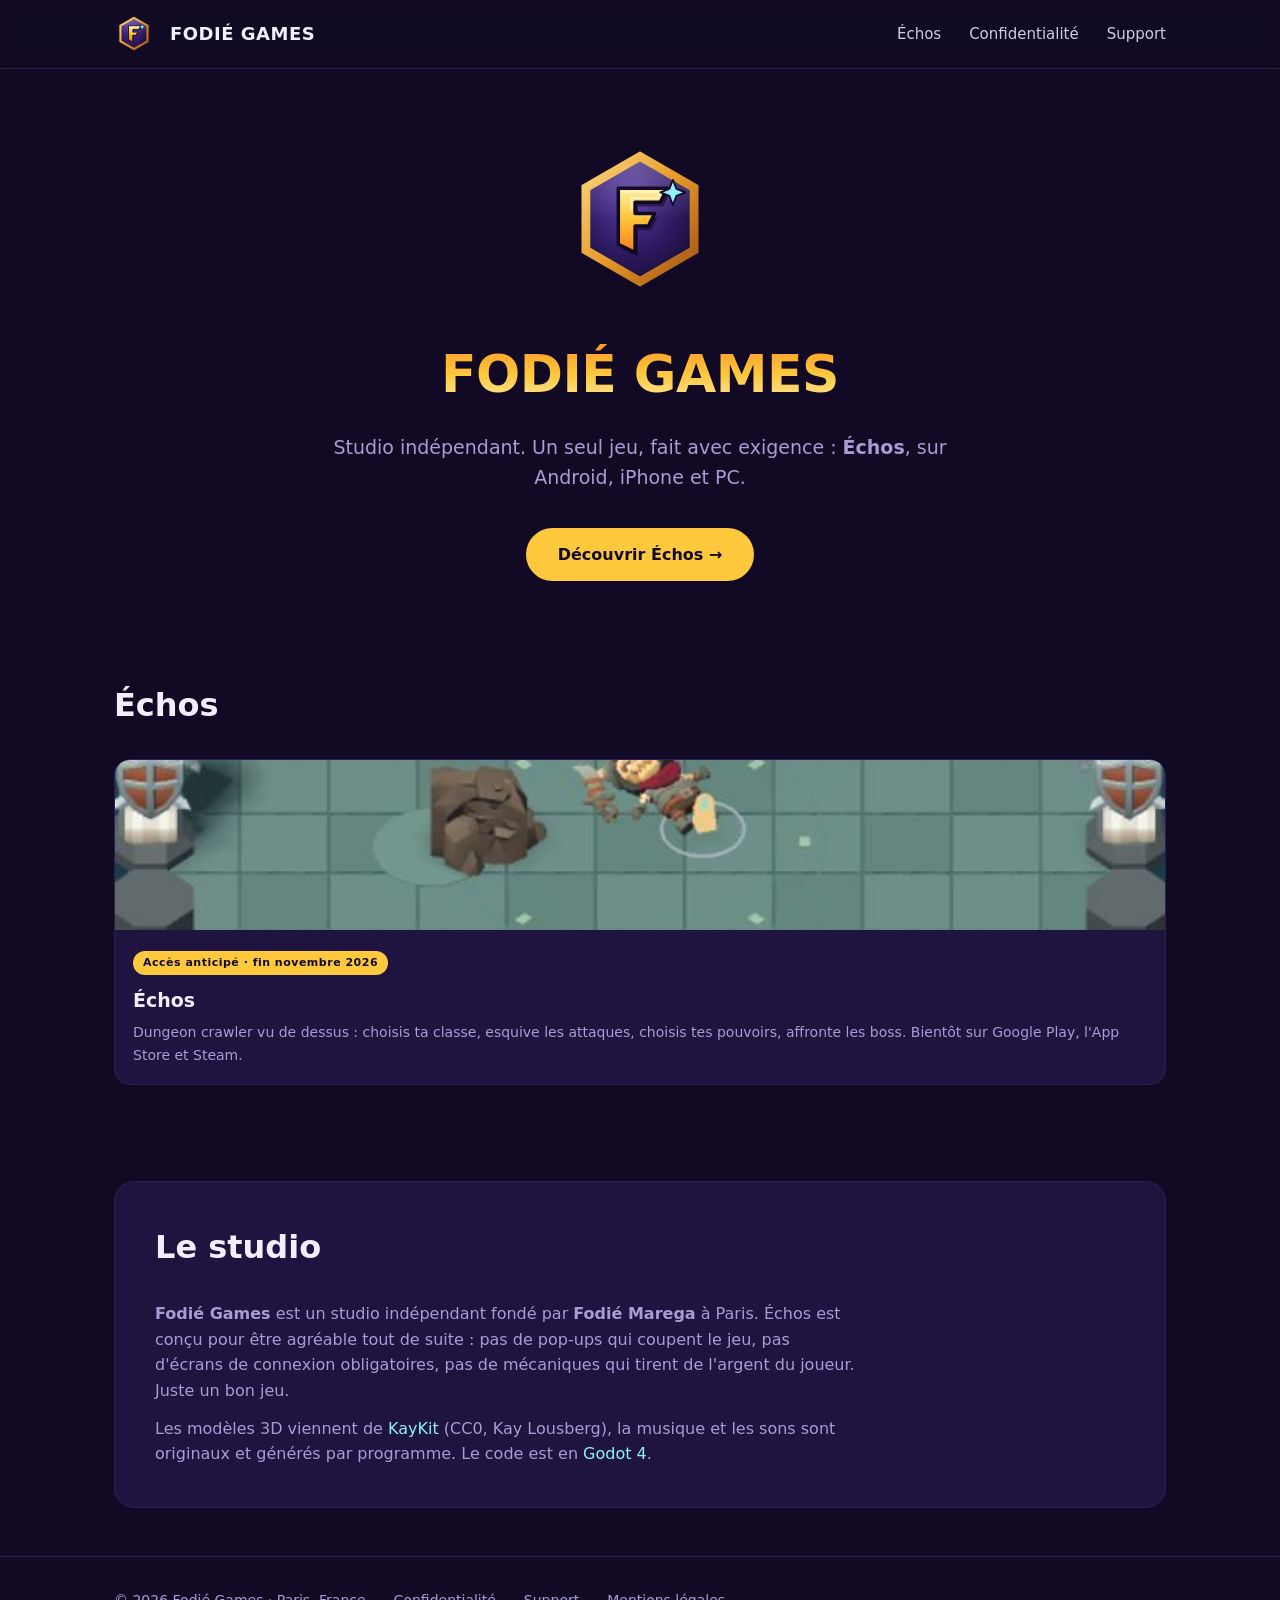
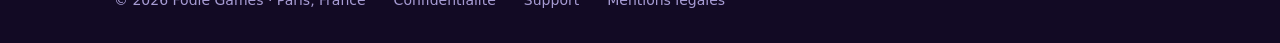
<file: index.html>
<!doctype html>
<html lang="fr">
<head>
<meta charset="utf-8">
<meta name="viewport" content="width=device-width,initial-scale=1">
<meta name="theme-color" content="#120a24">
<meta name="description" content="Fodié Games — studio indépendant. Jeux gratuits à jouer dans le navigateur, sur PC et bientôt sur mobile.">
<meta property="og:title" content="Fodié Games">
<meta property="og:description" content="Studio indépendant. Jeux gratuits sur navigateur, PC et mobile.">
<meta property="og:image" content="fodie-logo.svg">
<link rel="icon" href="fodie-emblem.svg">
<title>Fodié Games</title>
<link rel="stylesheet" href="style.css">
</head>
<body>
<header><div class="wrap">
  <img src="fodie-emblem.svg" alt="">
  <b>FODIÉ GAMES</b>
  <nav>
    <a href="#jeux">Échos</a>
    <a href="confidentialite.html">Confidentialité</a>
    <a href="support.html">Support</a>
  </nav>
</div></header>

<section class="hero">
  <img src="fodie-emblem.svg" alt="Logo Fodié Games">
  <h1>FODIÉ GAMES</h1>
  <p>Studio indépendant. Un seul jeu, fait avec exigence : <strong>Échos</strong>, sur Android, iPhone et PC.</p>
  <a class="cta" href="#jeux">Découvrir Échos →</a>
</section>

<div class="wrap">

<section id="jeux">
<h2>Échos</h2>
<div class="games">

  <article class="game">
    <img src="covers/echos.jpg" alt="">
    <div class="body">
      <span class="tag">Accès anticipé · fin novembre 2026</span>
      <h3>Échos</h3>
      <p>Dungeon crawler vu de dessus : choisis ta classe, esquive les attaques, choisis tes pouvoirs, affronte les boss. Bientôt sur Google Play, l'App Store et Steam.</p>
    </div>
  </article>




</div>
</section>

<section class="studio">
  <h2>Le studio</h2>
  <p><strong>Fodié Games</strong> est un studio indépendant fondé par <strong>Fodié Marega</strong> à Paris. Échos est conçu pour être agréable tout de suite : pas de pop-ups qui coupent le jeu, pas d'écrans de connexion obligatoires, pas de mécaniques qui tirent de l'argent du joueur. Juste un bon jeu.</p>
  <p>Les modèles 3D viennent de <a href="https://kaylousberg.com">KayKit</a> (CC0, Kay Lousberg), la musique et les sons sont originaux et générés par programme. Le code est en <a href="https://godotengine.org">Godot 4</a>.</p>
</section>

</div>

<footer><div class="wrap">
  <div>© 2026 Fodié Games · Paris, France</div>
  <a href="confidentialite.html">Confidentialité</a>
  <a href="support.html">Support</a>
  <a href="mentions.html">Mentions légales</a>
</div></footer>

</body>
</html>
</file>
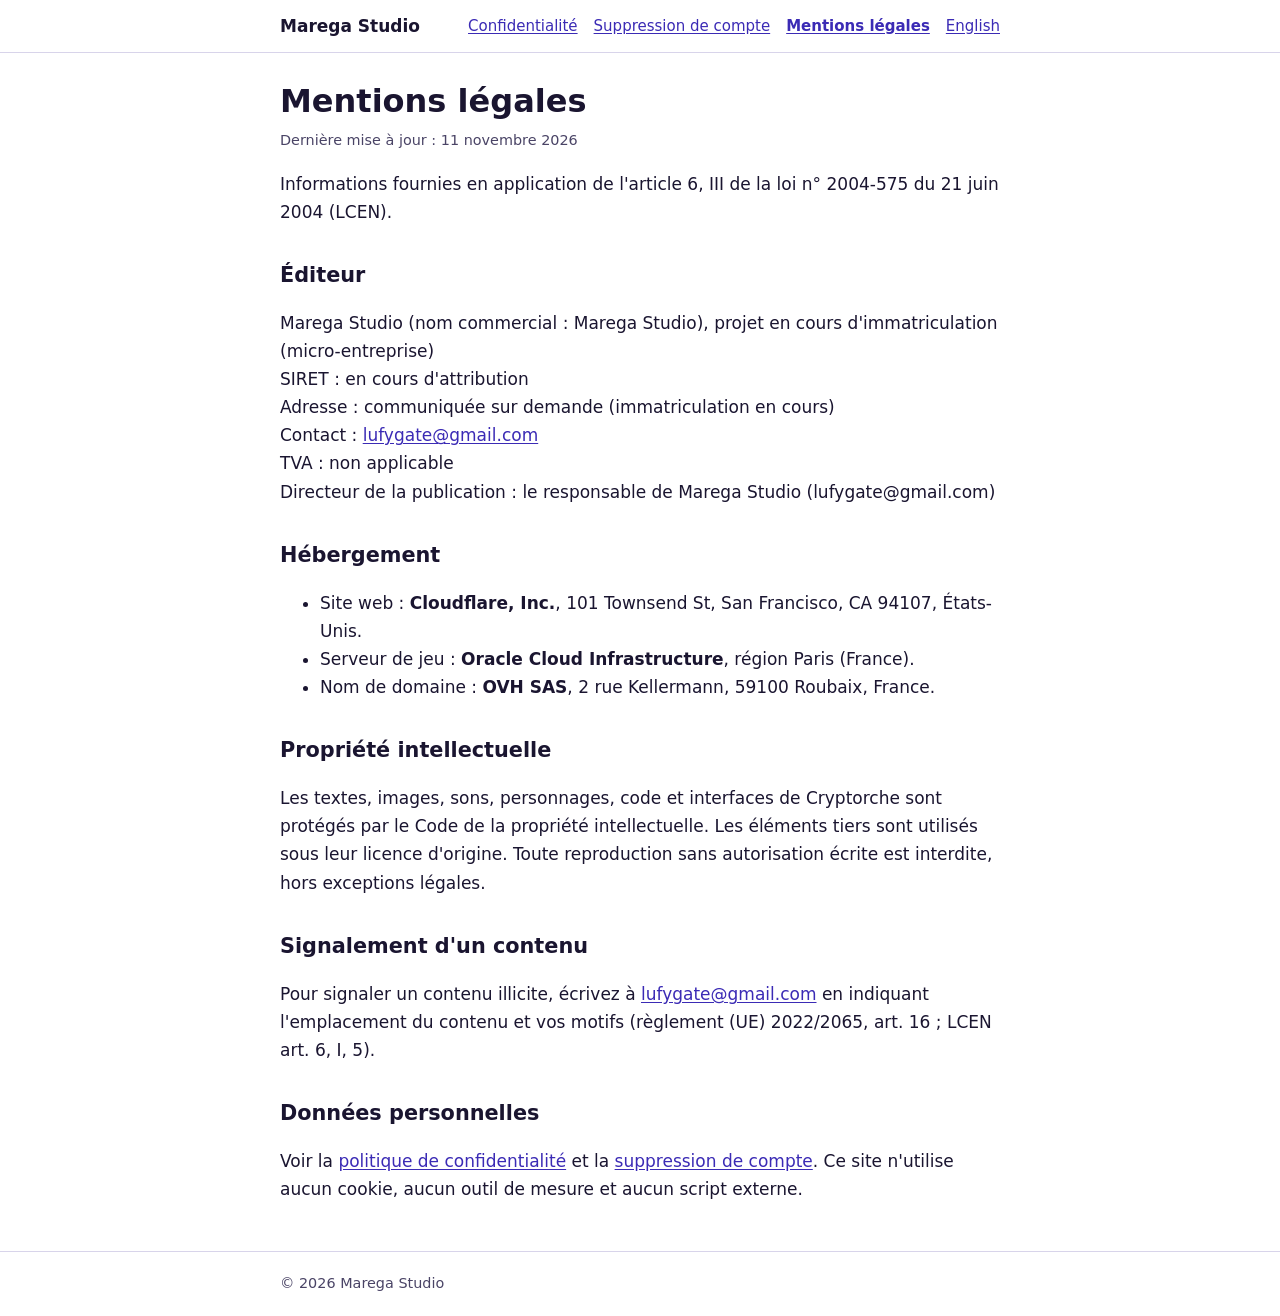
<file: mentions-legales/index.html>
<!doctype html>
<html lang="fr">
<head>
<meta charset="utf-8">
<meta name="viewport" content="width=device-width,initial-scale=1">
<meta name="color-scheme" content="light dark">
<meta name="robots" content="index,follow">
<title>Mentions légales - Marega Studio</title>
<link rel="alternate" hreflang="en" href="/en/legal-notice">
<link rel="stylesheet" href="/legal.css">
</head>
<body>
<a class="skip" href="#main">Aller au contenu</a>
<header><div class="w"><b>Marega Studio</b><nav aria-label="Navigation"><a href="/cryptorche/confidentialite">Confidentialité</a><a href="/cryptorche/suppression-compte">Suppression de compte</a><a href="/mentions-legales" aria-current="page">Mentions légales</a><a lang="en" href="/en/legal-notice">English</a></nav></div></header>
<main id="main" class="w">
<h1>Mentions légales</h1>
<p class="meta">Dernière mise à jour : 11 novembre 2026</p>

<p>Informations fournies en application de l'article 6, III de la loi n° 2004-575 du 21 juin 2004 (LCEN).</p>
<h2>Éditeur</h2>
<p>Marega Studio (nom commercial : Marega Studio), projet en cours d'immatriculation (micro-entreprise)<br>
SIRET : en cours d'attribution<br>
Adresse : communiquée sur demande (immatriculation en cours)<br>
Contact : <a href="mailto:lufygate@gmail.com">lufygate@gmail.com</a><br>
TVA : non applicable<br>
Directeur de la publication : le responsable de Marega Studio (lufygate@gmail.com)</p>
<h2>Hébergement</h2>
<ul>
<li>Site web : <strong>Cloudflare, Inc.</strong>, 101 Townsend St, San Francisco, CA 94107, États-Unis.</li>
<li>Serveur de jeu : <strong>Oracle Cloud Infrastructure</strong>, région Paris (France).</li>
<li>Nom de domaine : <strong>OVH SAS</strong>, 2 rue Kellermann, 59100 Roubaix, France.</li>
</ul>
<h2>Propriété intellectuelle</h2>
<p>Les textes, images, sons, personnages, code et interfaces de Cryptorche sont protégés par le Code de la propriété intellectuelle. Les éléments tiers sont utilisés sous leur licence d'origine. Toute reproduction sans autorisation écrite est interdite, hors exceptions légales.</p>
<h2>Signalement d'un contenu</h2>
<p>Pour signaler un contenu illicite, écrivez à <a href="mailto:lufygate@gmail.com">lufygate@gmail.com</a> en indiquant l'emplacement du contenu et vos motifs (règlement (UE) 2022/2065, art. 16 ; LCEN art. 6, I, 5).</p>
<h2>Données personnelles</h2>
<p>Voir la <a href="/cryptorche/confidentialite">politique de confidentialité</a> et la <a href="/cryptorche/suppression-compte">suppression de compte</a>. Ce site n'utilise aucun cookie, aucun outil de mesure et aucun script externe.</p>

</main>
<footer><div class="w">&copy; 2026 Marega Studio</div></footer>
</body>
</html>
</file>
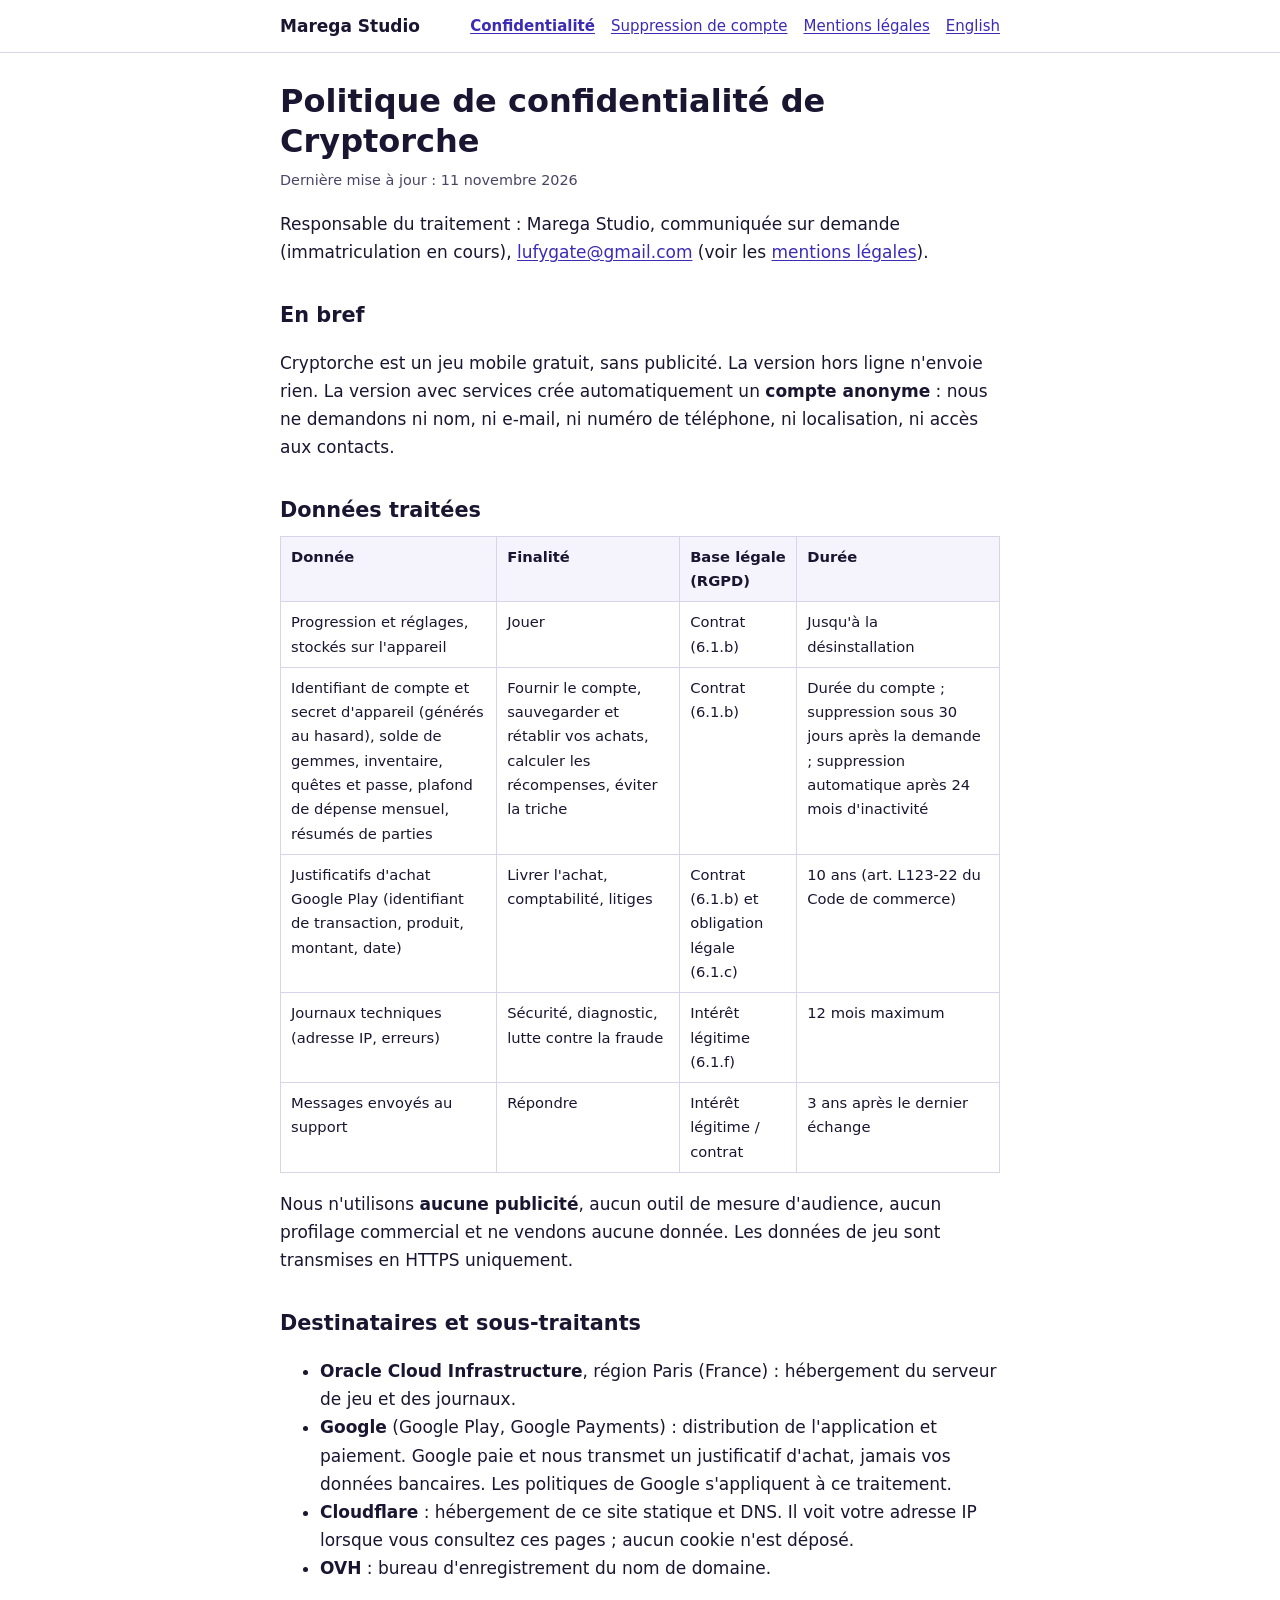
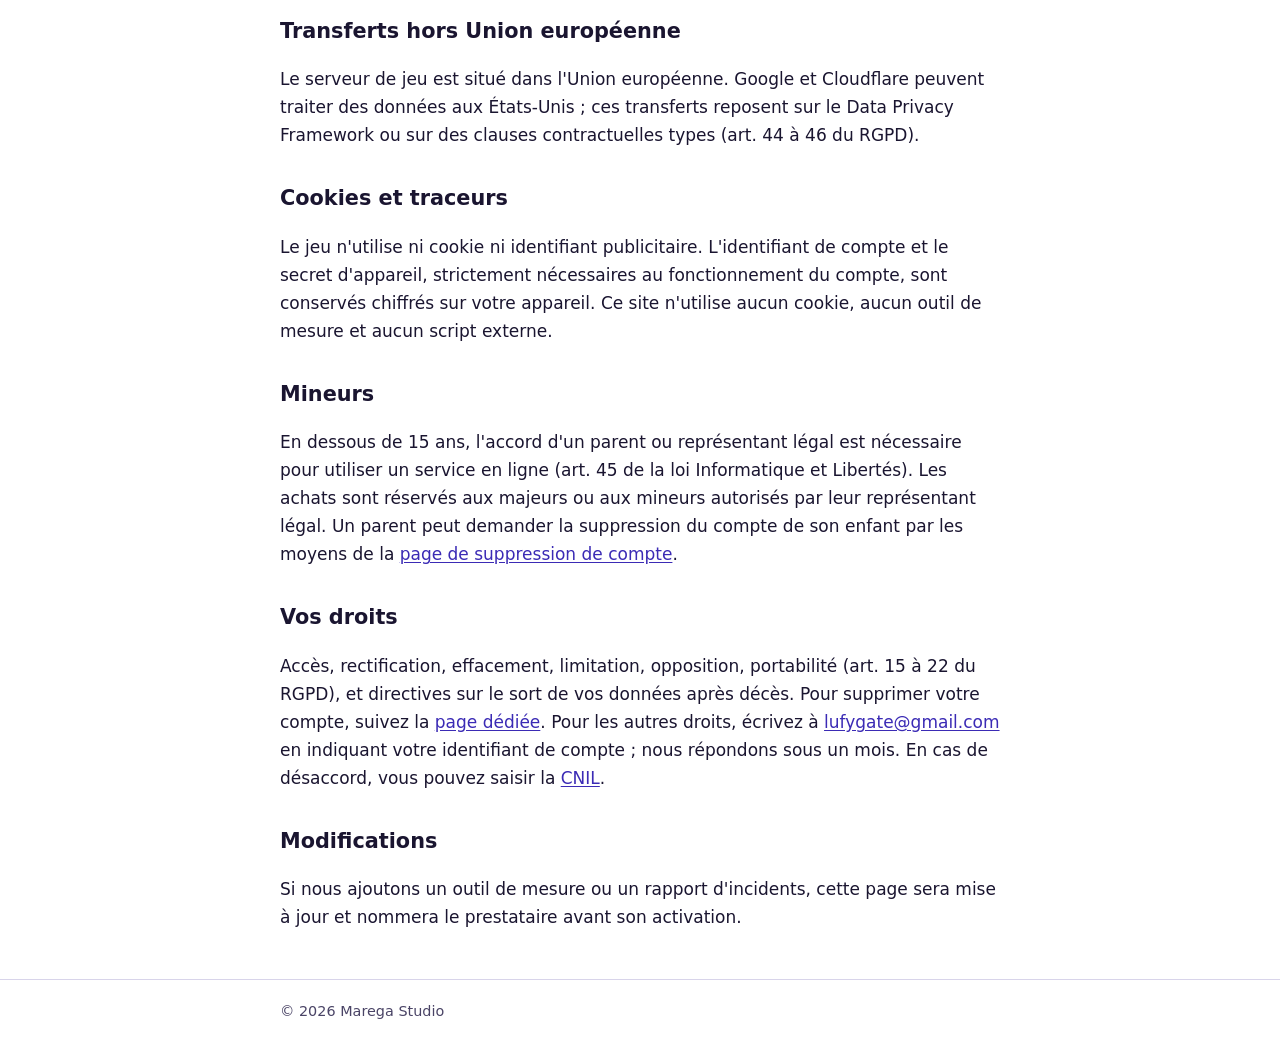
<file: cryptorche/confidentialite/index.html>
<!doctype html>
<html lang="fr">
<head>
<meta charset="utf-8">
<meta name="viewport" content="width=device-width,initial-scale=1">
<meta name="color-scheme" content="light dark">
<meta name="robots" content="index,follow">
<title>Politique de confidentialité de Cryptorche - Marega Studio</title>
<link rel="alternate" hreflang="en" href="/en/cryptorche/privacy">
<link rel="stylesheet" href="/legal.css">
</head>
<body>
<a class="skip" href="#main">Aller au contenu</a>
<header><div class="w"><b>Marega Studio</b><nav aria-label="Navigation"><a href="/cryptorche/confidentialite" aria-current="page">Confidentialité</a><a href="/cryptorche/suppression-compte">Suppression de compte</a><a href="/mentions-legales">Mentions légales</a><a lang="en" href="/en/cryptorche/privacy">English</a></nav></div></header>
<main id="main" class="w">
<h1>Politique de confidentialité de Cryptorche</h1>
<p class="meta">Dernière mise à jour : 11 novembre 2026</p>

<p>Responsable du traitement : Marega Studio, communiquée sur demande (immatriculation en cours), <a href="mailto:lufygate@gmail.com">lufygate@gmail.com</a> (voir les <a href="/mentions-legales">mentions légales</a>).</p>
<h2>En bref</h2>
<p>Cryptorche est un jeu mobile gratuit, sans publicité. La version hors ligne n'envoie rien. La version avec services crée automatiquement un <strong>compte anonyme</strong> : nous ne demandons ni nom, ni e-mail, ni numéro de téléphone, ni localisation, ni accès aux contacts.</p>
<h2>Données traitées</h2>
<div class="tw"><table>
<thead><tr><th scope="col">Donnée</th><th scope="col">Finalité</th><th scope="col">Base légale (RGPD)</th><th scope="col">Durée</th></tr></thead>
<tbody>
<tr><td>Progression et réglages, stockés sur l'appareil</td><td>Jouer</td><td>Contrat (6.1.b)</td><td>Jusqu'à la désinstallation</td></tr>
<tr><td>Identifiant de compte et secret d'appareil (générés au hasard), solde de gemmes, inventaire, quêtes et passe, plafond de dépense mensuel, résumés de parties</td><td>Fournir le compte, sauvegarder et rétablir vos achats, calculer les récompenses, éviter la triche</td><td>Contrat (6.1.b)</td><td>Durée du compte ; suppression sous 30 jours après la demande ; suppression automatique après 24 mois d'inactivité</td></tr>
<tr><td>Justificatifs d'achat Google Play (identifiant de transaction, produit, montant, date)</td><td>Livrer l'achat, comptabilité, litiges</td><td>Contrat (6.1.b) et obligation légale (6.1.c)</td><td>10 ans (art. L123-22 du Code de commerce)</td></tr>
<tr><td>Journaux techniques (adresse IP, erreurs)</td><td>Sécurité, diagnostic, lutte contre la fraude</td><td>Intérêt légitime (6.1.f)</td><td>12 mois maximum</td></tr>
<tr><td>Messages envoyés au support</td><td>Répondre</td><td>Intérêt légitime / contrat</td><td>3 ans après le dernier échange</td></tr>
</tbody></table></div>
<p>Nous n'utilisons <strong>aucune publicité</strong>, aucun outil de mesure d'audience, aucun profilage commercial et ne vendons aucune donnée. Les données de jeu sont transmises en HTTPS uniquement.</p>
<h2>Destinataires et sous-traitants</h2>
<ul>
<li><strong>Oracle Cloud Infrastructure</strong>, région Paris (France) : hébergement du serveur de jeu et des journaux.</li>
<li><strong>Google</strong> (Google Play, Google Payments) : distribution de l'application et paiement. Google paie et nous transmet un justificatif d'achat, jamais vos données bancaires. Les politiques de Google s'appliquent à ce traitement.</li>
<li><strong>Cloudflare</strong> : hébergement de ce site statique et DNS. Il voit votre adresse IP lorsque vous consultez ces pages ; aucun cookie n'est déposé.</li>
<li><strong>OVH</strong> : bureau d'enregistrement du nom de domaine.</li>
</ul>
<h2>Transferts hors Union européenne</h2>
<p>Le serveur de jeu est situé dans l'Union européenne. Google et Cloudflare peuvent traiter des données aux États-Unis ; ces transferts reposent sur le Data Privacy Framework ou sur des clauses contractuelles types (art. 44 à 46 du RGPD).</p>
<h2>Cookies et traceurs</h2>
<p>Le jeu n'utilise ni cookie ni identifiant publicitaire. L'identifiant de compte et le secret d'appareil, strictement nécessaires au fonctionnement du compte, sont conservés chiffrés sur votre appareil. Ce site n'utilise aucun cookie, aucun outil de mesure et aucun script externe.</p>
<h2>Mineurs</h2>
<p>En dessous de 15 ans, l'accord d'un parent ou représentant légal est nécessaire pour utiliser un service en ligne (art. 45 de la loi Informatique et Libertés). Les achats sont réservés aux majeurs ou aux mineurs autorisés par leur représentant légal. Un parent peut demander la suppression du compte de son enfant par les moyens de la <a href="/cryptorche/suppression-compte">page de suppression de compte</a>.</p>
<h2>Vos droits</h2>
<p>Accès, rectification, effacement, limitation, opposition, portabilité (art. 15 à 22 du RGPD), et directives sur le sort de vos données après décès. Pour supprimer votre compte, suivez la <a href="/cryptorche/suppression-compte">page dédiée</a>. Pour les autres droits, écrivez à <a href="mailto:lufygate@gmail.com">lufygate@gmail.com</a> en indiquant votre identifiant de compte ; nous répondons sous un mois. En cas de désaccord, vous pouvez saisir la <a href="https://www.cnil.fr/fr/plaintes">CNIL</a>.</p>
<h2>Modifications</h2>
<p>Si nous ajoutons un outil de mesure ou un rapport d'incidents, cette page sera mise à jour et nommera le prestataire avant son activation.</p>

</main>
<footer><div class="w">&copy; 2026 Marega Studio</div></footer>
</body>
</html>
</file>
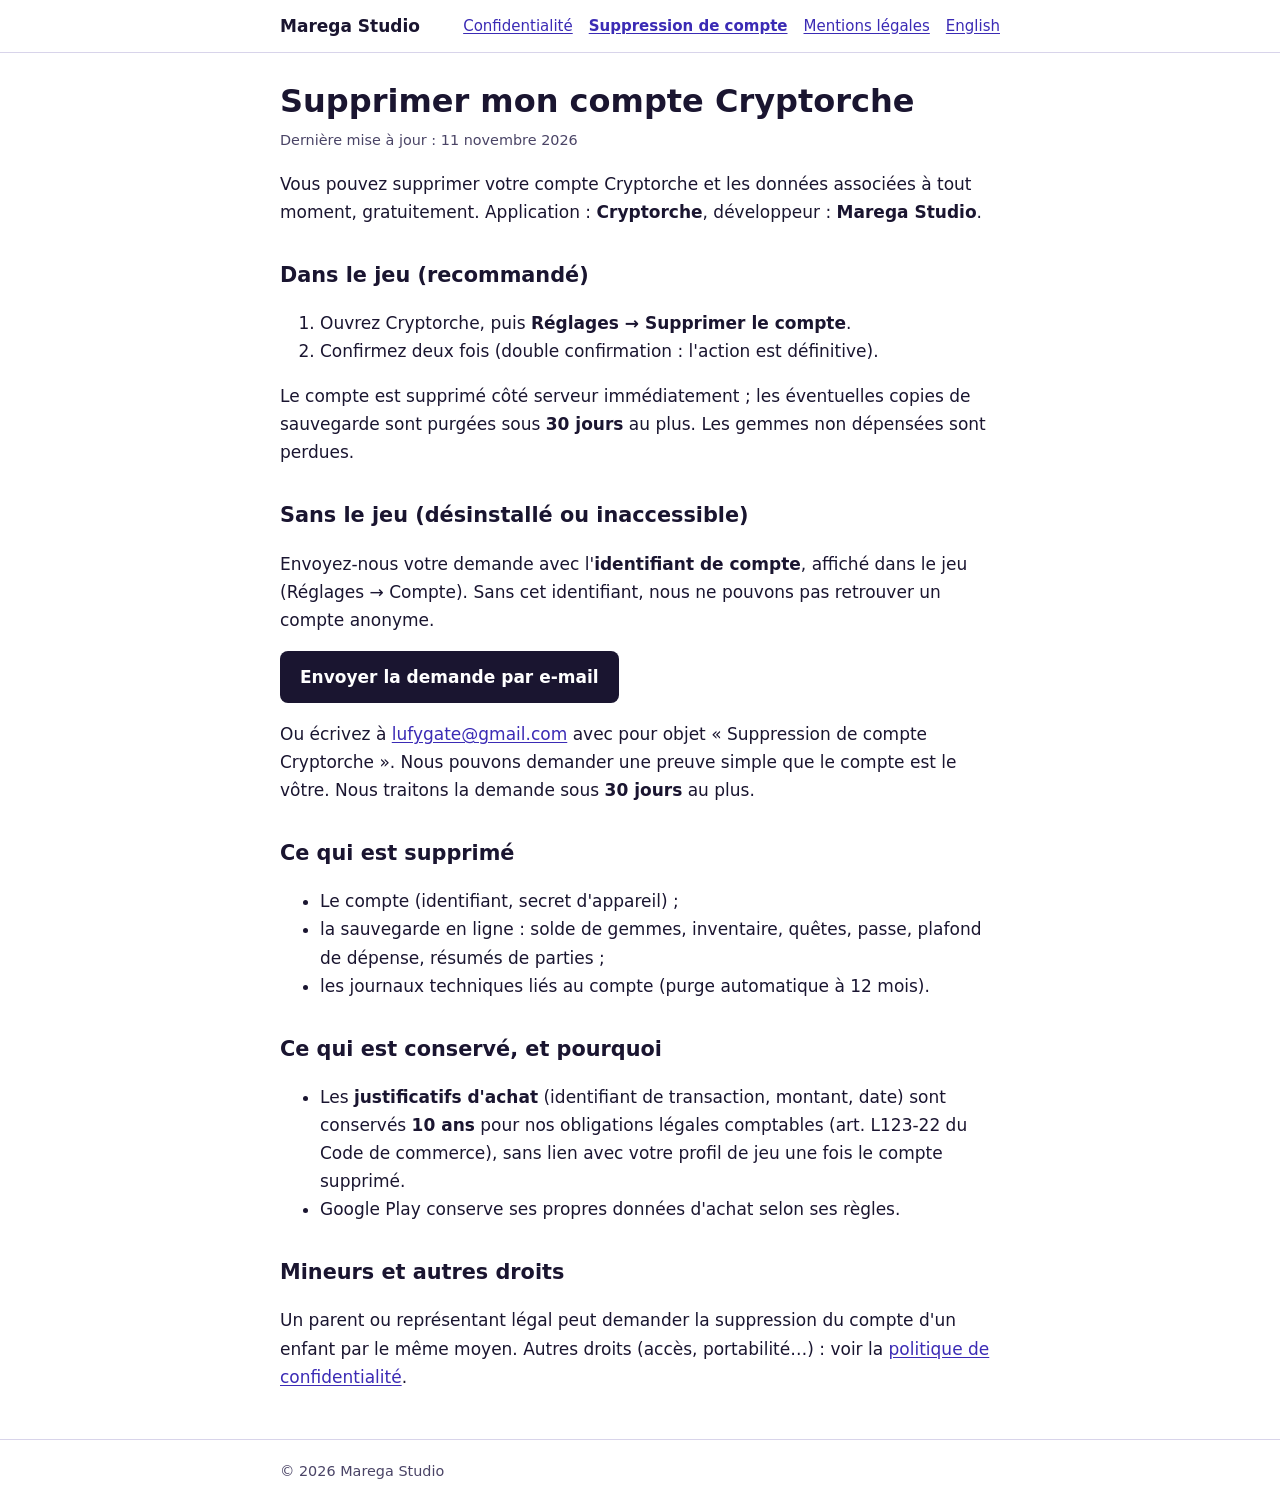
<file: cryptorche/suppression-compte/index.html>
<!doctype html>
<html lang="fr">
<head>
<meta charset="utf-8">
<meta name="viewport" content="width=device-width,initial-scale=1">
<meta name="color-scheme" content="light dark">
<meta name="robots" content="index,follow">
<title>Supprimer mon compte Cryptorche - Marega Studio</title>
<link rel="alternate" hreflang="en" href="/en/cryptorche/delete-account">
<link rel="stylesheet" href="/legal.css">
</head>
<body>
<a class="skip" href="#main">Aller au contenu</a>
<header><div class="w"><b>Marega Studio</b><nav aria-label="Navigation"><a href="/cryptorche/confidentialite">Confidentialité</a><a href="/cryptorche/suppression-compte" aria-current="page">Suppression de compte</a><a href="/mentions-legales">Mentions légales</a><a lang="en" href="/en/cryptorche/delete-account">English</a></nav></div></header>
<main id="main" class="w">
<h1>Supprimer mon compte Cryptorche</h1>
<p class="meta">Dernière mise à jour : 11 novembre 2026</p>

<p>Vous pouvez supprimer votre compte Cryptorche et les données associées à tout moment, gratuitement. Application : <strong>Cryptorche</strong>, développeur : <strong>Marega Studio</strong>.</p>
<h2>Dans le jeu (recommandé)</h2>
<ol>
<li>Ouvrez Cryptorche, puis <strong>Réglages → Supprimer le compte</strong>.</li>
<li>Confirmez deux fois (double confirmation : l'action est définitive).</li>
</ol>
<p>Le compte est supprimé côté serveur immédiatement ; les éventuelles copies de sauvegarde sont purgées sous <strong>30 jours</strong> au plus. Les gemmes non dépensées sont perdues.</p>
<h2>Sans le jeu (désinstallé ou inaccessible)</h2>
<p>Envoyez-nous votre demande avec l'<strong>identifiant de compte</strong>, affiché dans le jeu (Réglages → Compte). Sans cet identifiant, nous ne pouvons pas retrouver un compte anonyme.</p>
<p><a class="btn" href="mailto:lufygate@gmail.com?subject=Suppression%20de%20compte%20Cryptorche&amp;body=Identifiant%20de%20compte%20%28affiche%20dans%20le%20jeu%29%20%3A%20">Envoyer la demande par e-mail</a></p>
<p>Ou écrivez à <a href="mailto:lufygate@gmail.com">lufygate@gmail.com</a> avec pour objet « Suppression de compte Cryptorche ». Nous pouvons demander une preuve simple que le compte est le vôtre. Nous traitons la demande sous <strong>30 jours</strong> au plus.</p>
<h2>Ce qui est supprimé</h2>
<ul>
<li>Le compte (identifiant, secret d'appareil) ;</li>
<li>la sauvegarde en ligne : solde de gemmes, inventaire, quêtes, passe, plafond de dépense, résumés de parties ;</li>
<li>les journaux techniques liés au compte (purge automatique à 12 mois).</li>
</ul>
<h2>Ce qui est conservé, et pourquoi</h2>
<ul>
<li>Les <strong>justificatifs d'achat</strong> (identifiant de transaction, montant, date) sont conservés <strong>10 ans</strong> pour nos obligations légales comptables (art. L123-22 du Code de commerce), sans lien avec votre profil de jeu une fois le compte supprimé.</li>
<li>Google Play conserve ses propres données d'achat selon ses règles.</li>
</ul>
<h2>Mineurs et autres droits</h2>
<p>Un parent ou représentant légal peut demander la suppression du compte d'un enfant par le même moyen. Autres droits (accès, portabilité…) : voir la <a href="/cryptorche/confidentialite">politique de confidentialité</a>.</p>

</main>
<footer><div class="w">&copy; 2026 Marega Studio</div></footer>
</body>
</html>
</file>
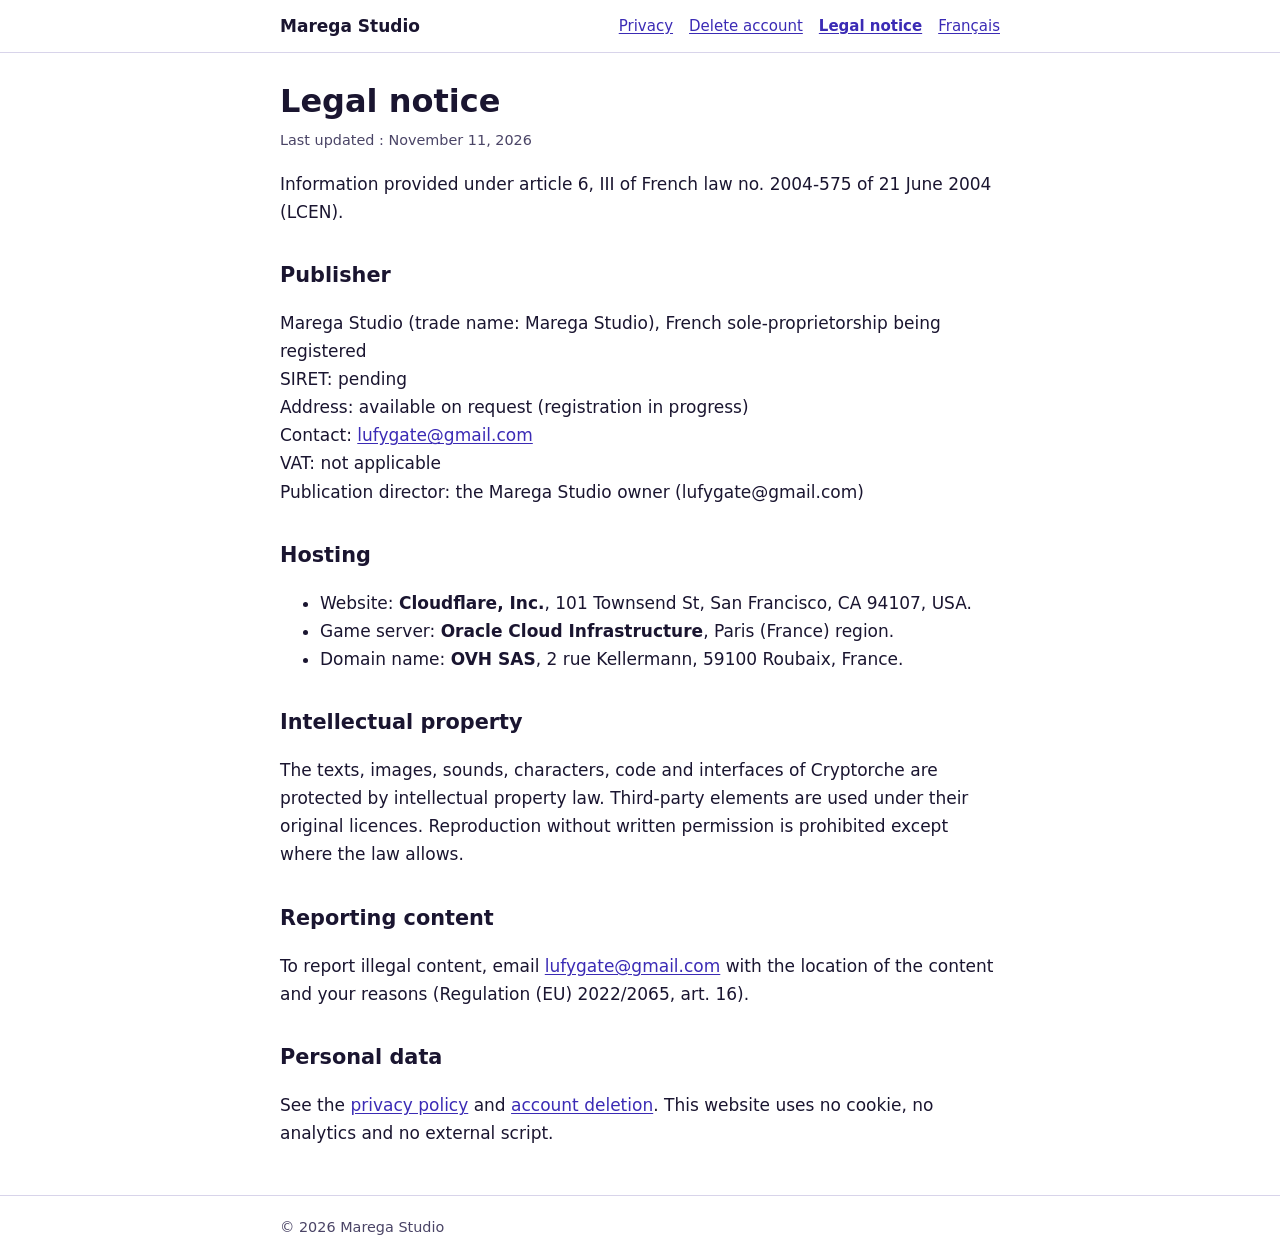
<file: en/legal-notice/index.html>
<!doctype html>
<html lang="en">
<head>
<meta charset="utf-8">
<meta name="viewport" content="width=device-width,initial-scale=1">
<meta name="color-scheme" content="light dark">
<meta name="robots" content="index,follow">
<title>Legal notice - Marega Studio</title>
<link rel="alternate" hreflang="fr" href="/mentions-legales">
<link rel="stylesheet" href="/legal.css">
</head>
<body>
<a class="skip" href="#main">Skip to content</a>
<header><div class="w"><b>Marega Studio</b><nav aria-label="Navigation"><a href="/en/cryptorche/privacy">Privacy</a><a href="/en/cryptorche/delete-account">Delete account</a><a href="/en/legal-notice" aria-current="page">Legal notice</a><a lang="fr" href="/mentions-legales">Français</a></nav></div></header>
<main id="main" class="w">
<h1>Legal notice</h1>
<p class="meta">Last updated : November 11, 2026</p>

<p>Information provided under article 6, III of French law no. 2004-575 of 21 June 2004 (LCEN).</p>
<h2>Publisher</h2>
<p>Marega Studio (trade name: Marega Studio), French sole-proprietorship being registered<br>
SIRET: pending<br>
Address: available on request (registration in progress)<br>
Contact: <a href="mailto:lufygate@gmail.com">lufygate@gmail.com</a><br>
VAT: not applicable<br>
Publication director: the Marega Studio owner (lufygate@gmail.com)</p>
<h2>Hosting</h2>
<ul>
<li>Website: <strong>Cloudflare, Inc.</strong>, 101 Townsend St, San Francisco, CA 94107, USA.</li>
<li>Game server: <strong>Oracle Cloud Infrastructure</strong>, Paris (France) region.</li>
<li>Domain name: <strong>OVH SAS</strong>, 2 rue Kellermann, 59100 Roubaix, France.</li>
</ul>
<h2>Intellectual property</h2>
<p>The texts, images, sounds, characters, code and interfaces of Cryptorche are protected by intellectual property law. Third-party elements are used under their original licences. Reproduction without written permission is prohibited except where the law allows.</p>
<h2>Reporting content</h2>
<p>To report illegal content, email <a href="mailto:lufygate@gmail.com">lufygate@gmail.com</a> with the location of the content and your reasons (Regulation (EU) 2022/2065, art. 16).</p>
<h2>Personal data</h2>
<p>See the <a href="/en/cryptorche/privacy">privacy policy</a> and <a href="/en/cryptorche/delete-account">account deletion</a>. This website uses no cookie, no analytics and no external script.</p>

</main>
<footer><div class="w">&copy; 2026 Marega Studio</div></footer>
</body>
</html>
</file>
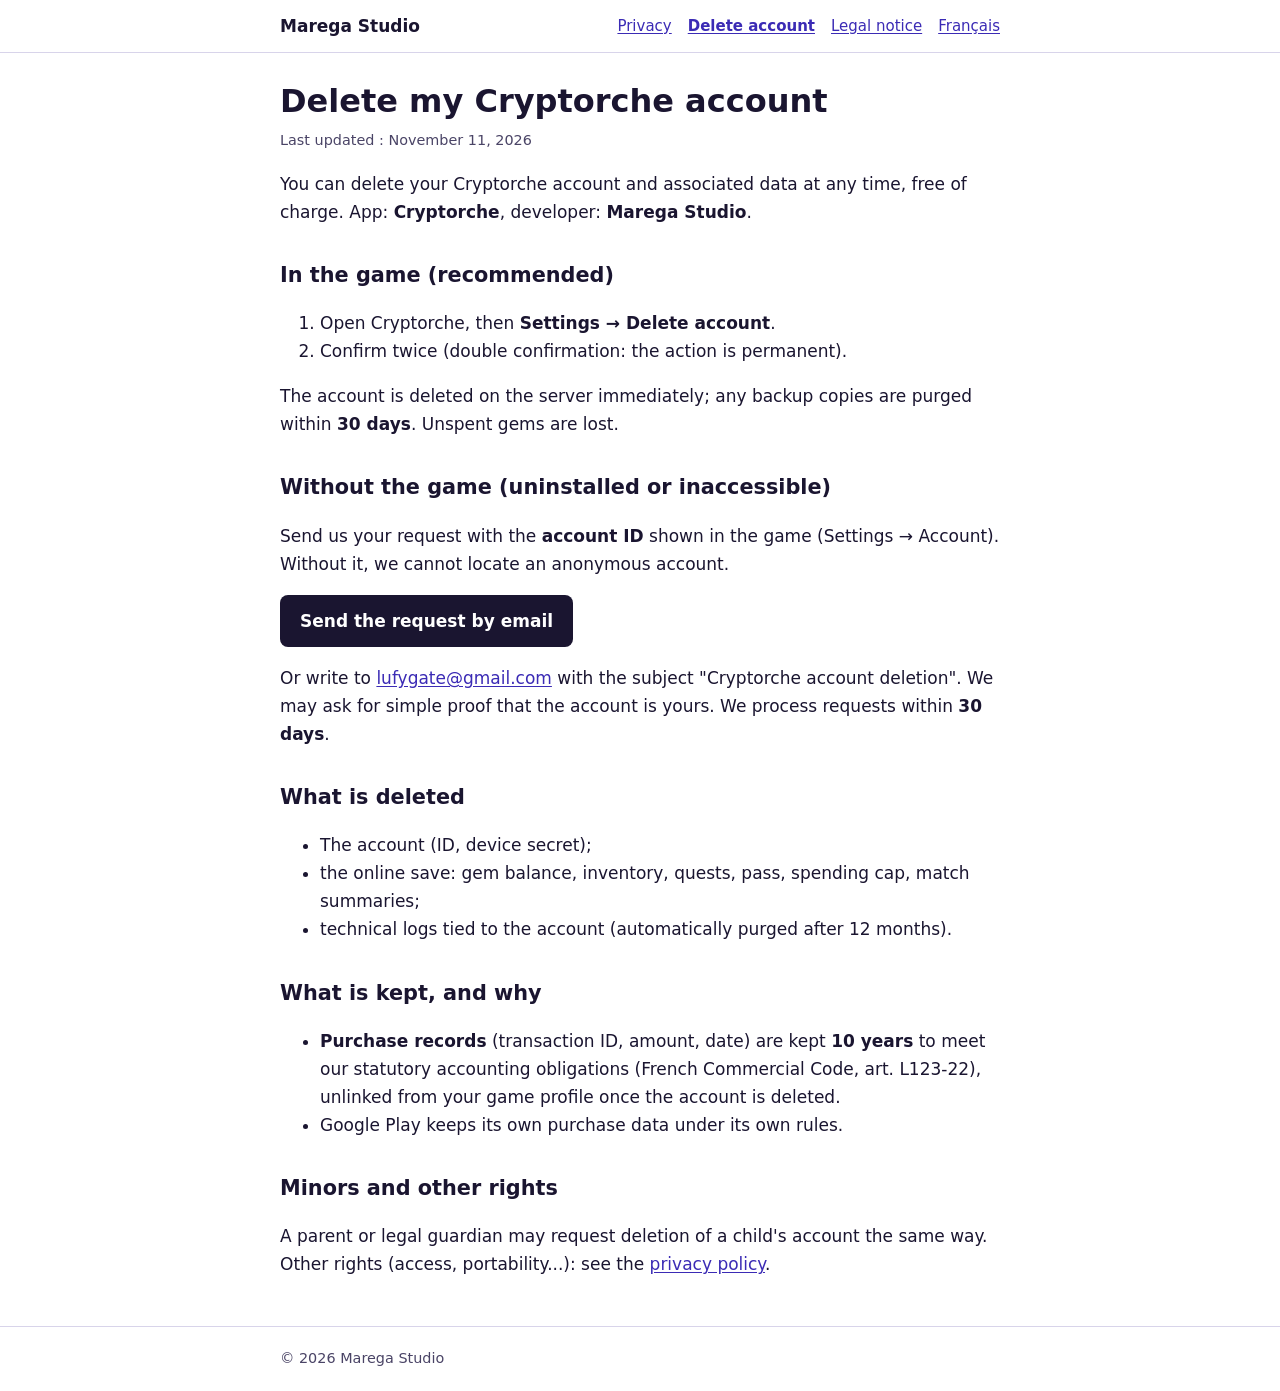
<file: en/cryptorche/delete-account/index.html>
<!doctype html>
<html lang="en">
<head>
<meta charset="utf-8">
<meta name="viewport" content="width=device-width,initial-scale=1">
<meta name="color-scheme" content="light dark">
<meta name="robots" content="index,follow">
<title>Delete my Cryptorche account - Marega Studio</title>
<link rel="alternate" hreflang="fr" href="/cryptorche/suppression-compte">
<link rel="stylesheet" href="/legal.css">
</head>
<body>
<a class="skip" href="#main">Skip to content</a>
<header><div class="w"><b>Marega Studio</b><nav aria-label="Navigation"><a href="/en/cryptorche/privacy">Privacy</a><a href="/en/cryptorche/delete-account" aria-current="page">Delete account</a><a href="/en/legal-notice">Legal notice</a><a lang="fr" href="/cryptorche/suppression-compte">Français</a></nav></div></header>
<main id="main" class="w">
<h1>Delete my Cryptorche account</h1>
<p class="meta">Last updated : November 11, 2026</p>

<p>You can delete your Cryptorche account and associated data at any time, free of charge. App: <strong>Cryptorche</strong>, developer: <strong>Marega Studio</strong>.</p>
<h2>In the game (recommended)</h2>
<ol>
<li>Open Cryptorche, then <strong>Settings → Delete account</strong>.</li>
<li>Confirm twice (double confirmation: the action is permanent).</li>
</ol>
<p>The account is deleted on the server immediately; any backup copies are purged within <strong>30 days</strong>. Unspent gems are lost.</p>
<h2>Without the game (uninstalled or inaccessible)</h2>
<p>Send us your request with the <strong>account ID</strong> shown in the game (Settings → Account). Without it, we cannot locate an anonymous account.</p>
<p><a class="btn" href="mailto:lufygate@gmail.com?subject=Cryptorche%20account%20deletion&amp;body=Account%20ID%20%28shown%20in%20the%20game%29%3A%20">Send the request by email</a></p>
<p>Or write to <a href="mailto:lufygate@gmail.com">lufygate@gmail.com</a> with the subject "Cryptorche account deletion". We may ask for simple proof that the account is yours. We process requests within <strong>30 days</strong>.</p>
<h2>What is deleted</h2>
<ul>
<li>The account (ID, device secret);</li>
<li>the online save: gem balance, inventory, quests, pass, spending cap, match summaries;</li>
<li>technical logs tied to the account (automatically purged after 12 months).</li>
</ul>
<h2>What is kept, and why</h2>
<ul>
<li><strong>Purchase records</strong> (transaction ID, amount, date) are kept <strong>10 years</strong> to meet our statutory accounting obligations (French Commercial Code, art. L123-22), unlinked from your game profile once the account is deleted.</li>
<li>Google Play keeps its own purchase data under its own rules.</li>
</ul>
<h2>Minors and other rights</h2>
<p>A parent or legal guardian may request deletion of a child's account the same way. Other rights (access, portability...): see the <a href="/en/cryptorche/privacy">privacy policy</a>.</p>

</main>
<footer><div class="w">&copy; 2026 Marega Studio</div></footer>
</body>
</html>
</file>
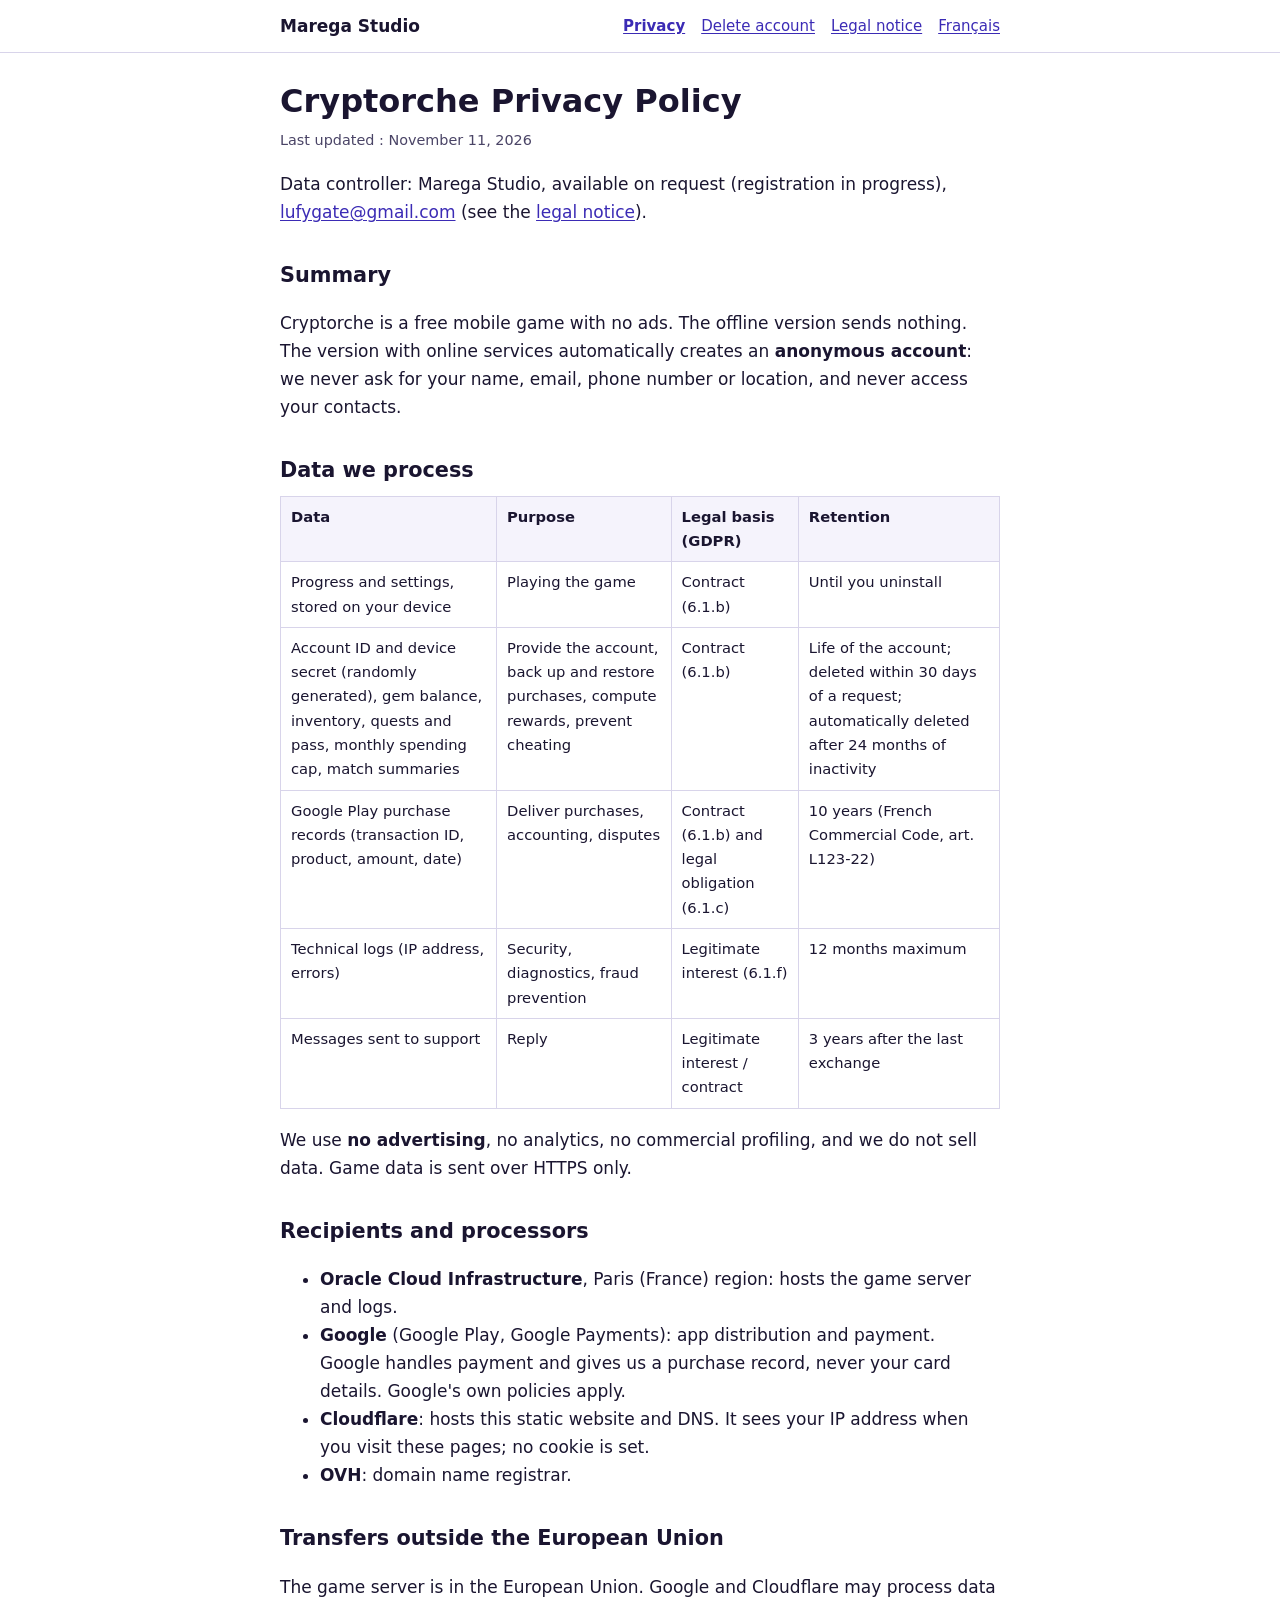
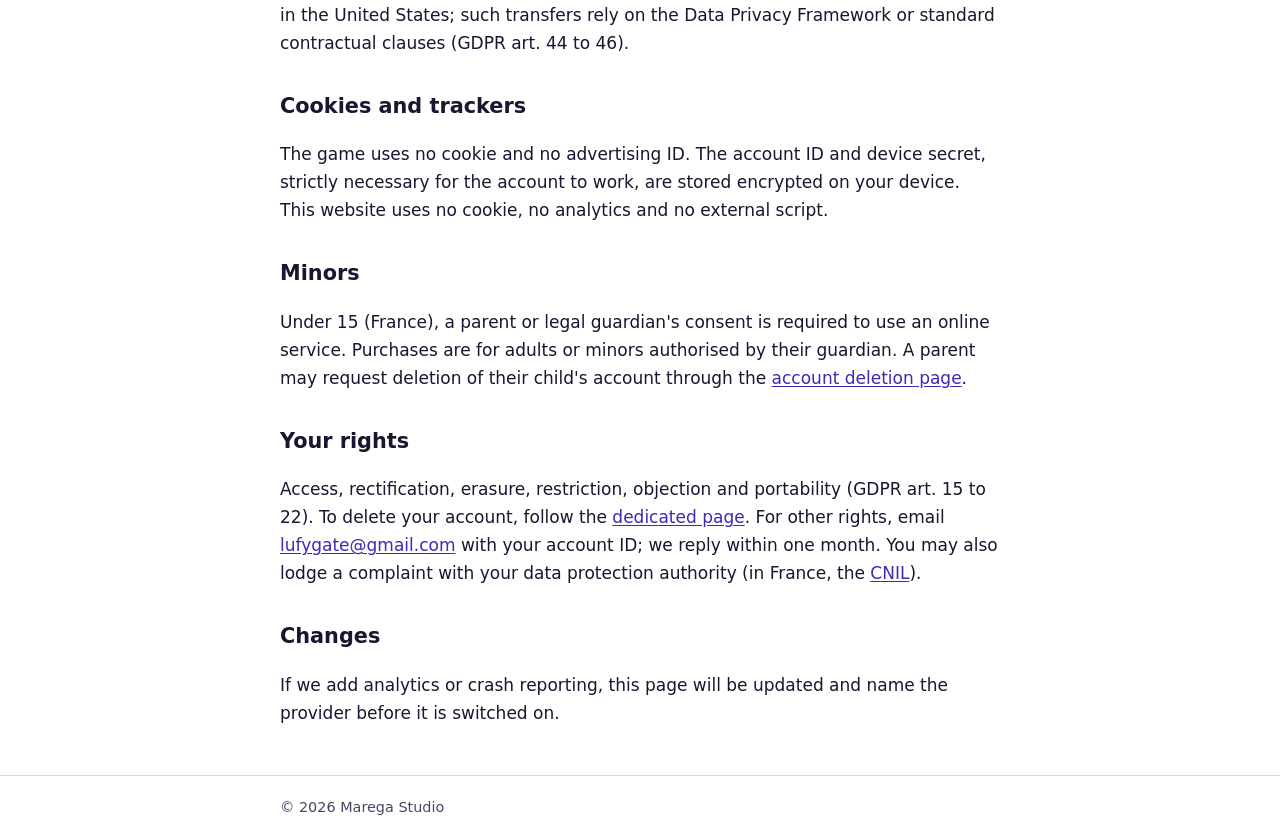
<file: en/cryptorche/privacy/index.html>
<!doctype html>
<html lang="en">
<head>
<meta charset="utf-8">
<meta name="viewport" content="width=device-width,initial-scale=1">
<meta name="color-scheme" content="light dark">
<meta name="robots" content="index,follow">
<title>Cryptorche Privacy Policy - Marega Studio</title>
<link rel="alternate" hreflang="fr" href="/cryptorche/confidentialite">
<link rel="stylesheet" href="/legal.css">
</head>
<body>
<a class="skip" href="#main">Skip to content</a>
<header><div class="w"><b>Marega Studio</b><nav aria-label="Navigation"><a href="/en/cryptorche/privacy" aria-current="page">Privacy</a><a href="/en/cryptorche/delete-account">Delete account</a><a href="/en/legal-notice">Legal notice</a><a lang="fr" href="/cryptorche/confidentialite">Français</a></nav></div></header>
<main id="main" class="w">
<h1>Cryptorche Privacy Policy</h1>
<p class="meta">Last updated : November 11, 2026</p>

<p>Data controller: Marega Studio, available on request (registration in progress), <a href="mailto:lufygate@gmail.com">lufygate@gmail.com</a> (see the <a href="/en/legal-notice">legal notice</a>).</p>
<h2>Summary</h2>
<p>Cryptorche is a free mobile game with no ads. The offline version sends nothing. The version with online services automatically creates an <strong>anonymous account</strong>: we never ask for your name, email, phone number or location, and never access your contacts.</p>
<h2>Data we process</h2>
<div class="tw"><table>
<thead><tr><th scope="col">Data</th><th scope="col">Purpose</th><th scope="col">Legal basis (GDPR)</th><th scope="col">Retention</th></tr></thead>
<tbody>
<tr><td>Progress and settings, stored on your device</td><td>Playing the game</td><td>Contract (6.1.b)</td><td>Until you uninstall</td></tr>
<tr><td>Account ID and device secret (randomly generated), gem balance, inventory, quests and pass, monthly spending cap, match summaries</td><td>Provide the account, back up and restore purchases, compute rewards, prevent cheating</td><td>Contract (6.1.b)</td><td>Life of the account; deleted within 30 days of a request; automatically deleted after 24 months of inactivity</td></tr>
<tr><td>Google Play purchase records (transaction ID, product, amount, date)</td><td>Deliver purchases, accounting, disputes</td><td>Contract (6.1.b) and legal obligation (6.1.c)</td><td>10 years (French Commercial Code, art. L123-22)</td></tr>
<tr><td>Technical logs (IP address, errors)</td><td>Security, diagnostics, fraud prevention</td><td>Legitimate interest (6.1.f)</td><td>12 months maximum</td></tr>
<tr><td>Messages sent to support</td><td>Reply</td><td>Legitimate interest / contract</td><td>3 years after the last exchange</td></tr>
</tbody></table></div>
<p>We use <strong>no advertising</strong>, no analytics, no commercial profiling, and we do not sell data. Game data is sent over HTTPS only.</p>
<h2>Recipients and processors</h2>
<ul>
<li><strong>Oracle Cloud Infrastructure</strong>, Paris (France) region: hosts the game server and logs.</li>
<li><strong>Google</strong> (Google Play, Google Payments): app distribution and payment. Google handles payment and gives us a purchase record, never your card details. Google's own policies apply.</li>
<li><strong>Cloudflare</strong>: hosts this static website and DNS. It sees your IP address when you visit these pages; no cookie is set.</li>
<li><strong>OVH</strong>: domain name registrar.</li>
</ul>
<h2>Transfers outside the European Union</h2>
<p>The game server is in the European Union. Google and Cloudflare may process data in the United States; such transfers rely on the Data Privacy Framework or standard contractual clauses (GDPR art. 44 to 46).</p>
<h2>Cookies and trackers</h2>
<p>The game uses no cookie and no advertising ID. The account ID and device secret, strictly necessary for the account to work, are stored encrypted on your device. This website uses no cookie, no analytics and no external script.</p>
<h2>Minors</h2>
<p>Under 15 (France), a parent or legal guardian's consent is required to use an online service. Purchases are for adults or minors authorised by their guardian. A parent may request deletion of their child's account through the <a href="/en/cryptorche/delete-account">account deletion page</a>.</p>
<h2>Your rights</h2>
<p>Access, rectification, erasure, restriction, objection and portability (GDPR art. 15 to 22). To delete your account, follow the <a href="/en/cryptorche/delete-account">dedicated page</a>. For other rights, email <a href="mailto:lufygate@gmail.com">lufygate@gmail.com</a> with your account ID; we reply within one month. You may also lodge a complaint with your data protection authority (in France, the <a href="https://www.cnil.fr/en/complaints">CNIL</a>).</p>
<h2>Changes</h2>
<p>If we add analytics or crash reporting, this page will be updated and name the provider before it is switched on.</p>

</main>
<footer><div class="w">&copy; 2026 Marega Studio</div></footer>
</body>
</html>
</file>
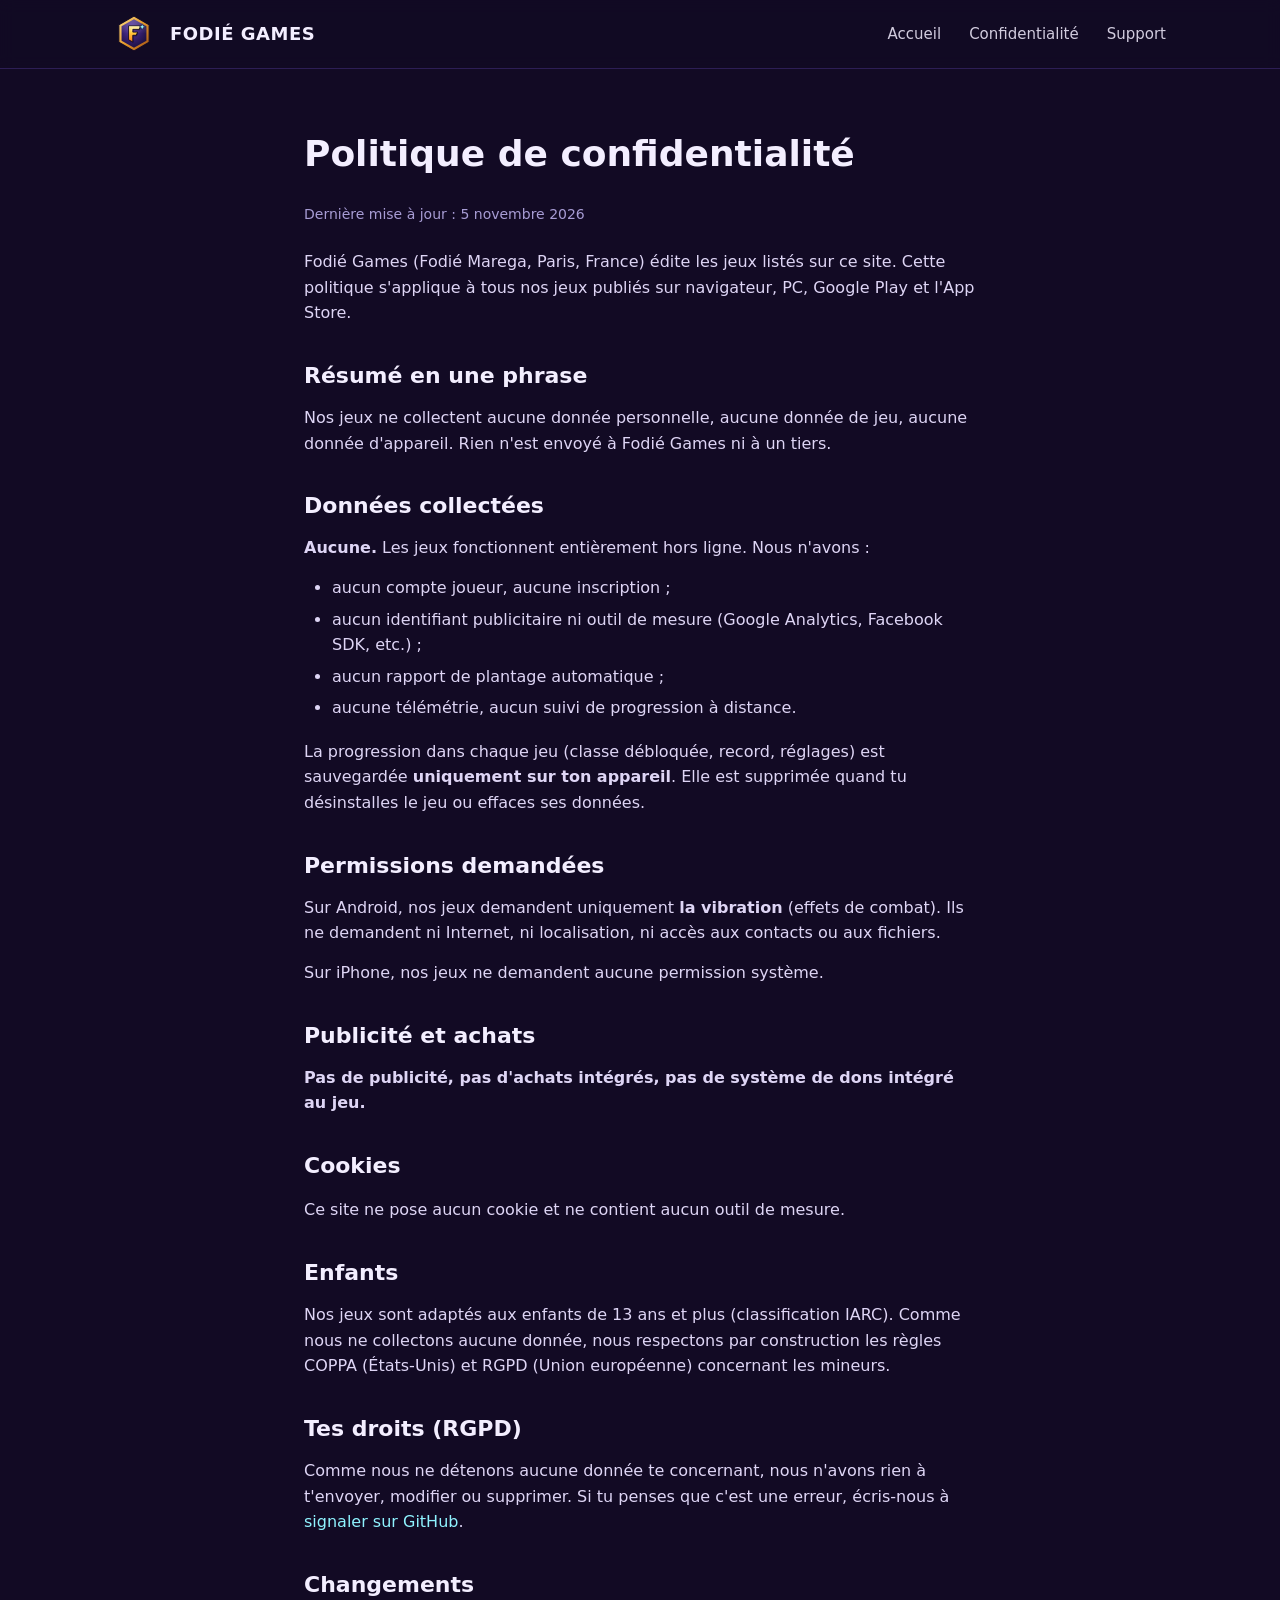
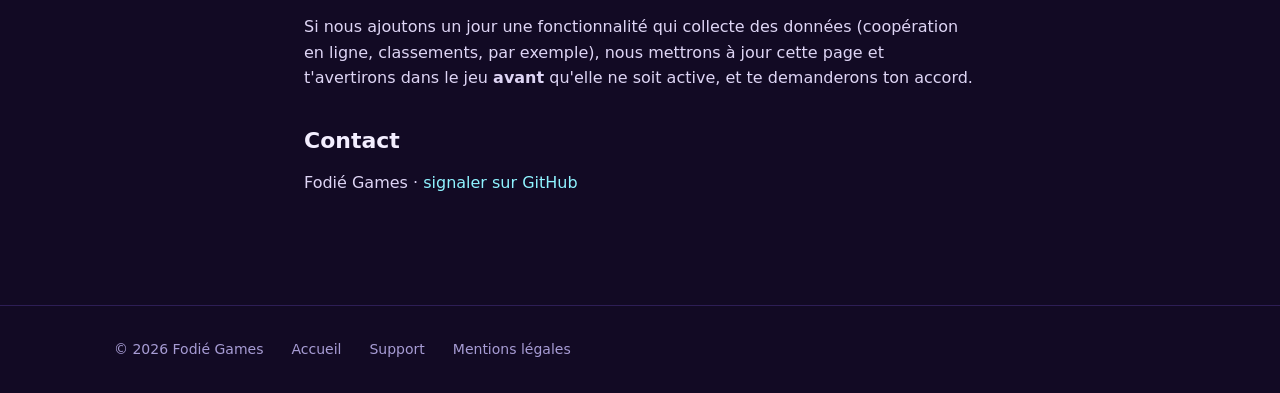
<file: confidentialite.html>
<!doctype html>
<html lang="fr">
<head>
<meta charset="utf-8">
<meta name="viewport" content="width=device-width,initial-scale=1">
<meta name="theme-color" content="#120a24">
<link rel="icon" href="fodie-emblem.svg">
<title>Confidentialité · Fodié Games</title>
<link rel="stylesheet" href="style.css">
</head>
<body>
<header><div class="wrap">
  <img src="fodie-emblem.svg" alt="">
  <b>FODIÉ GAMES</b>
  <nav>
    <a href="index.html">Accueil</a>
    <a href="confidentialite.html">Confidentialité</a>
    <a href="support.html">Support</a>
  </nav>
</div></header>

<div class="content">
<h1>Politique de confidentialité</h1>
<p class="meta">Dernière mise à jour : 5 novembre 2026</p>

<p>Fodié Games (Fodié Marega, Paris, France) édite les jeux listés sur ce site. Cette politique s'applique à tous nos jeux publiés sur navigateur, PC, Google Play et l'App Store.</p>

<h2>Résumé en une phrase</h2>
<p>Nos jeux ne collectent aucune donnée personnelle, aucune donnée de jeu, aucune donnée d'appareil. Rien n'est envoyé à Fodié Games ni à un tiers.</p>

<h2>Données collectées</h2>
<p><strong>Aucune.</strong> Les jeux fonctionnent entièrement hors ligne. Nous n'avons :</p>
<ul>
  <li>aucun compte joueur, aucune inscription ;</li>
  <li>aucun identifiant publicitaire ni outil de mesure (Google Analytics, Facebook SDK, etc.) ;</li>
  <li>aucun rapport de plantage automatique ;</li>
  <li>aucune télémétrie, aucun suivi de progression à distance.</li>
</ul>
<p>La progression dans chaque jeu (classe débloquée, record, réglages) est sauvegardée <strong>uniquement sur ton appareil</strong>. Elle est supprimée quand tu désinstalles le jeu ou effaces ses données.</p>

<h2>Permissions demandées</h2>
<p>Sur Android, nos jeux demandent uniquement <strong>la vibration</strong> (effets de combat). Ils ne demandent ni Internet, ni localisation, ni accès aux contacts ou aux fichiers.</p>
<p>Sur iPhone, nos jeux ne demandent aucune permission système.</p>

<h2>Publicité et achats</h2>
<p><strong>Pas de publicité, pas d'achats intégrés, pas de système de dons intégré au jeu.</strong></p>

<h2>Cookies</h2>
<p><p>Ce site ne pose aucun cookie et ne contient aucun outil de mesure.</p>

<h2>Enfants</h2>
<p>Nos jeux sont adaptés aux enfants de 13 ans et plus (classification IARC). Comme nous ne collectons aucune donnée, nous respectons par construction les règles COPPA (États-Unis) et RGPD (Union européenne) concernant les mineurs.</p>

<h2>Tes droits (RGPD)</h2>
<p>Comme nous ne détenons aucune donnée te concernant, nous n'avons rien à t'envoyer, modifier ou supprimer. Si tu penses que c'est une erreur, écris-nous à <a href="https://github.com/MrgMF/atelier-lueur/issues/new">signaler sur GitHub</a>.</p>

<h2>Changements</h2>
<p>Si nous ajoutons un jour une fonctionnalité qui collecte des données (coopération en ligne, classements, par exemple), nous mettrons à jour cette page et t'avertirons dans le jeu <strong>avant</strong> qu'elle ne soit active, et te demanderons ton accord.</p>

<h2>Contact</h2>
<p>Fodié Games · <a href="https://github.com/MrgMF/atelier-lueur/issues/new">signaler sur GitHub</a></p>

</div>

<footer><div class="wrap">
  <div>© 2026 Fodié Games</div>
  <a href="index.html">Accueil</a>
  <a href="support.html">Support</a>
  <a href="mentions.html">Mentions légales</a>
</div></footer>

</body>
</html>
</file>
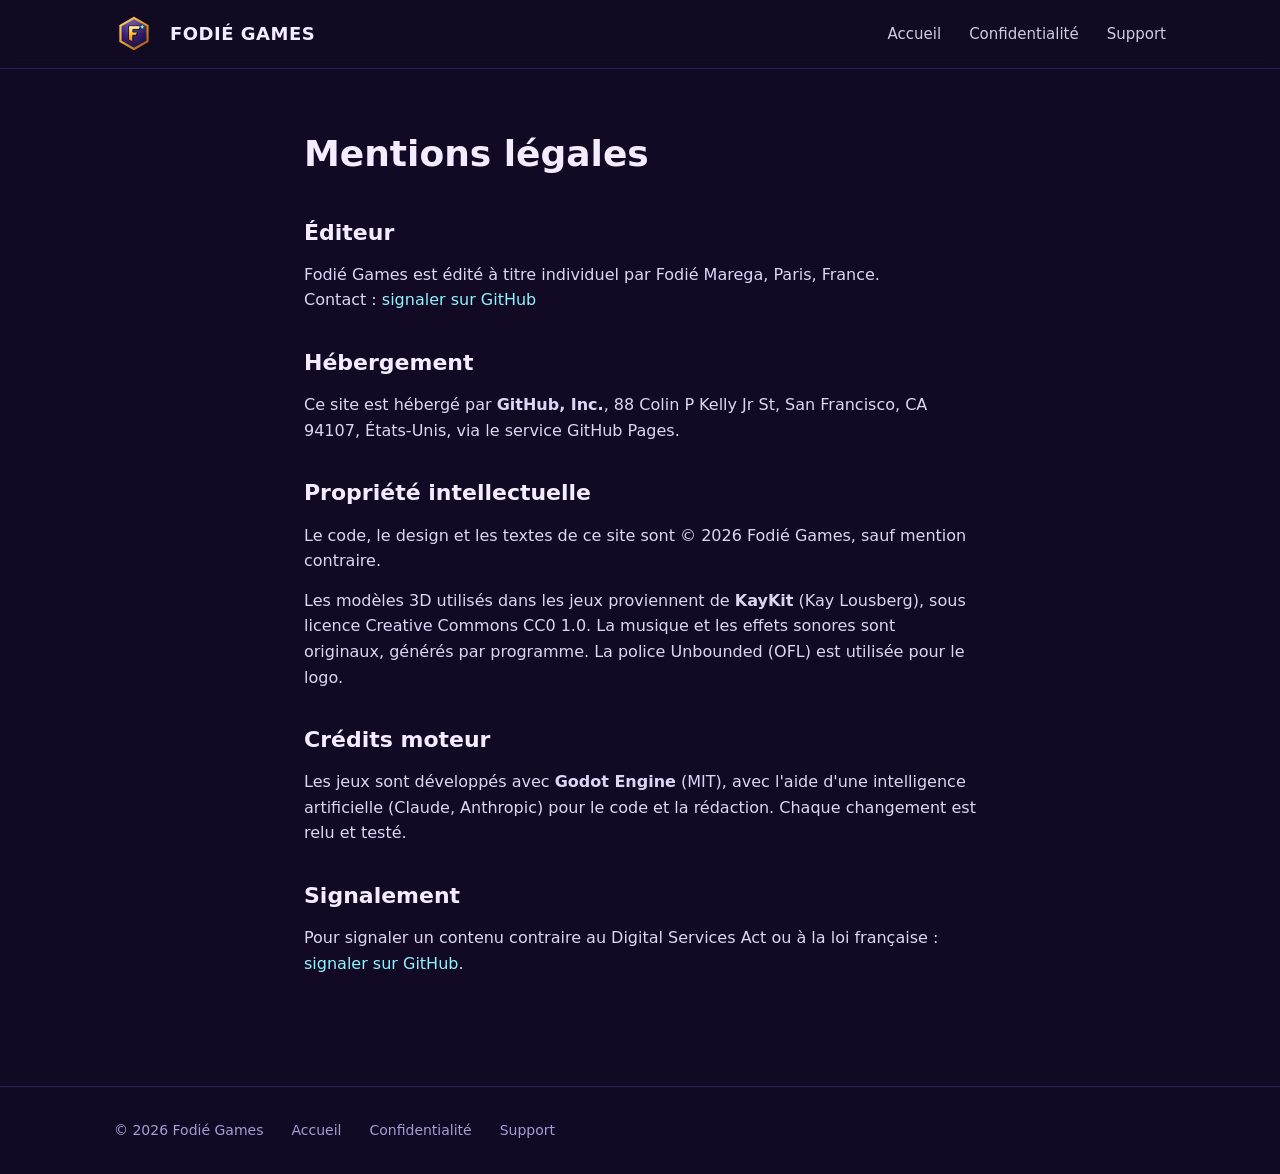
<file: mentions.html>
<!doctype html>
<html lang="fr">
<head>
<meta charset="utf-8">
<meta name="viewport" content="width=device-width,initial-scale=1">
<meta name="theme-color" content="#120a24">
<link rel="icon" href="fodie-emblem.svg">
<title>Mentions légales · Fodié Games</title>
<link rel="stylesheet" href="style.css">
</head>
<body>
<header><div class="wrap">
  <img src="fodie-emblem.svg" alt="">
  <b>FODIÉ GAMES</b>
  <nav>
    <a href="index.html">Accueil</a>
    <a href="confidentialite.html">Confidentialité</a>
    <a href="support.html">Support</a>
  </nav>
</div></header>

<div class="content">
<h1>Mentions légales</h1>

<h2>Éditeur</h2>
<p>Fodié Games est édité à titre individuel par Fodié Marega, Paris, France.<br>
Contact : <a href="https://github.com/MrgMF/atelier-lueur/issues/new">signaler sur GitHub</a></p>

<h2>Hébergement</h2>
<p>Ce site est hébergé par <strong>GitHub, Inc.</strong>, 88 Colin P Kelly Jr St, San Francisco, CA 94107, États-Unis, via le service GitHub Pages.</p>

<h2>Propriété intellectuelle</h2>
<p>Le code, le design et les textes de ce site sont © 2026 Fodié Games, sauf mention contraire.</p>
<p>Les modèles 3D utilisés dans les jeux proviennent de <strong>KayKit</strong> (Kay Lousberg), sous licence Creative Commons CC0 1.0. La musique et les effets sonores sont originaux, générés par programme. La police Unbounded (OFL) est utilisée pour le logo.</p>

<h2>Crédits moteur</h2>
<p>Les jeux sont développés avec <strong>Godot Engine</strong> (MIT), avec l'aide d'une intelligence artificielle (Claude, Anthropic) pour le code et la rédaction. Chaque changement est relu et testé.</p>

<h2>Signalement</h2>
<p>Pour signaler un contenu contraire au Digital Services Act ou à la loi française : <a href="https://github.com/MrgMF/atelier-lueur/issues/new">signaler sur GitHub</a>.</p>

</div>

<footer><div class="wrap">
  <div>© 2026 Fodié Games</div>
  <a href="index.html">Accueil</a>
  <a href="confidentialite.html">Confidentialité</a>
  <a href="support.html">Support</a>
</div></footer>

</body>
</html>
</file>
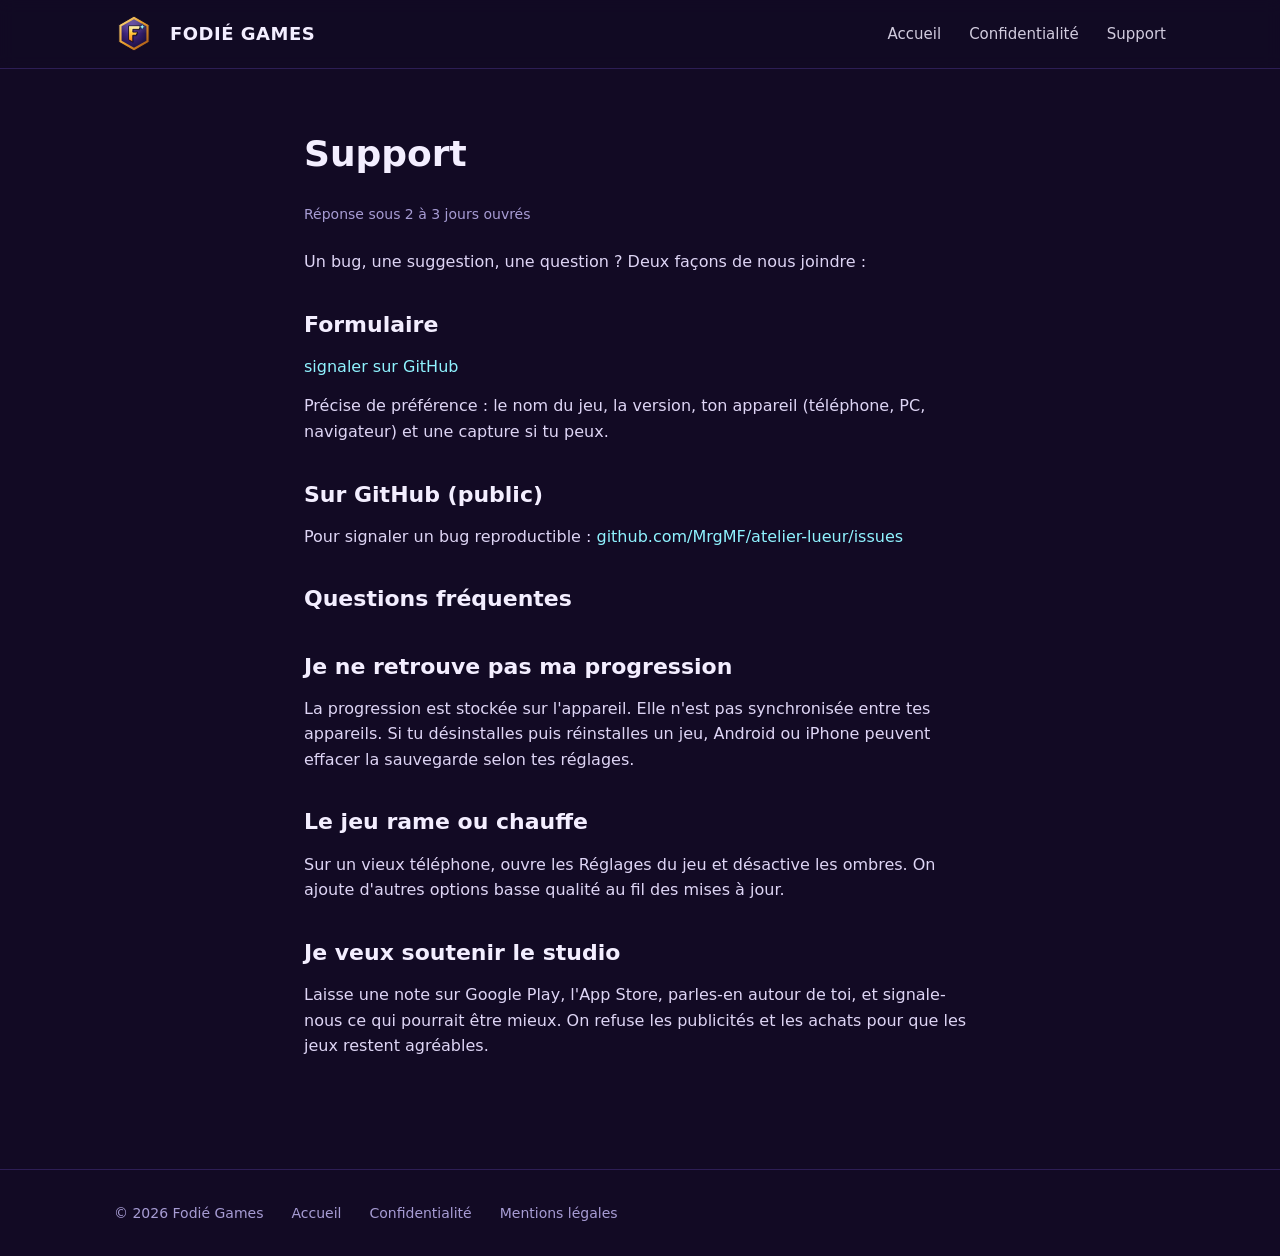
<file: support.html>
<!doctype html>
<html lang="fr">
<head>
<meta charset="utf-8">
<meta name="viewport" content="width=device-width,initial-scale=1">
<meta name="theme-color" content="#120a24">
<link rel="icon" href="fodie-emblem.svg">
<title>Support · Fodié Games</title>
<link rel="stylesheet" href="style.css">
</head>
<body>
<header><div class="wrap">
  <img src="fodie-emblem.svg" alt="">
  <b>FODIÉ GAMES</b>
  <nav>
    <a href="index.html">Accueil</a>
    <a href="confidentialite.html">Confidentialité</a>
    <a href="support.html">Support</a>
  </nav>
</div></header>

<div class="content">
<h1>Support</h1>
<p class="meta">Réponse sous 2 à 3 jours ouvrés</p>

<p>Un bug, une suggestion, une question ? Deux façons de nous joindre :</p>

<h2>Formulaire</h2>
<p><a href="https://github.com/MrgMF/atelier-lueur/issues/new">signaler sur GitHub</a></p>
<p>Précise de préférence : le nom du jeu, la version, ton appareil (téléphone, PC, navigateur) et une capture si tu peux.</p>


<h2>Sur GitHub (public)</h2>
<p>Pour signaler un bug reproductible : <a href="https://github.com/MrgMF/atelier-lueur/issues">github.com/MrgMF/atelier-lueur/issues</a></p>

<h2>Questions fréquentes</h2>

<h2>Je ne retrouve pas ma progression</h2>
<p>La progression est stockée sur l'appareil. Elle n'est pas synchronisée entre tes appareils. Si tu désinstalles puis réinstalles un jeu, Android ou iPhone peuvent effacer la sauvegarde selon tes réglages.</p>

<h2>Le jeu rame ou chauffe</h2>
<p>Sur un vieux téléphone, ouvre les Réglages du jeu et désactive les ombres. On ajoute d'autres options basse qualité au fil des mises à jour.</p>

<h2>Je veux soutenir le studio</h2>
<p>Laisse une note sur Google Play, l'App Store, parles-en autour de toi, et signale-nous ce qui pourrait être mieux. On refuse les publicités et les achats pour que les jeux restent agréables.</p>

</div>

<footer><div class="wrap">
  <div>© 2026 Fodié Games</div>
  <a href="index.html">Accueil</a>
  <a href="confidentialite.html">Confidentialité</a>
  <a href="mentions.html">Mentions légales</a>
</div></footer>

</body>
</html>
</file>
<file: style.css>
:root{--bg:#120a24;--panel:#1f1340;--ink:#f3eeff;--mute:#a79cd4;--gold:#ffc83d;--accent:#8ff3ff;--line:#2d1e55}
*{box-sizing:border-box;margin:0;padding:0}
html,body{background:var(--bg);color:var(--ink);font-family:system-ui,-apple-system,"Segoe UI",Roboto,sans-serif;line-height:1.6;-webkit-font-smoothing:antialiased}
a{color:var(--accent);text-decoration:none}
a:hover{text-decoration:underline}
header{position:sticky;top:0;background:rgba(18,10,36,.9);backdrop-filter:blur(8px);border-bottom:1px solid var(--line);z-index:10}
.wrap{max-width:1100px;margin:0 auto;padding:0 24px}
header .wrap{display:flex;align-items:center;gap:16px;padding:14px 24px}
header img{height:40px}
header b{font-size:18px;letter-spacing:.5px}
header nav{margin-left:auto;display:flex;gap:28px;font-size:15px}
header nav a{color:var(--ink);opacity:.85}
.hero{padding:72px 24px 48px;text-align:center}
.hero img{width:160px;margin-bottom:24px}
.hero h1{font-size:52px;font-weight:800;letter-spacing:-.5px;background:linear-gradient(180deg,#ff8a1f,#ffc83d,#fff6c8);-webkit-background-clip:text;background-clip:text;color:transparent}
.hero p{color:var(--mute);font-size:19px;max-width:620px;margin:16px auto 0}
.hero .cta{margin-top:32px;display:inline-block;background:var(--gold);color:#120a24;font-weight:700;padding:14px 32px;border-radius:999px;border:3px solid #120a24}
section{padding:48px 0}
h2{font-size:32px;font-weight:700;margin-bottom:28px;color:var(--ink)}
.games{display:grid;grid-template-columns:repeat(auto-fit,minmax(260px,1fr));gap:20px}
.game{background:var(--panel);border:1px solid var(--line);border-radius:16px;overflow:hidden;transition:transform .15s}
.game:hover{transform:translateY(-4px)}
.game img{width:100%;height:170px;object-fit:cover;display:block}
.game .body{padding:18px}
.game h3{font-size:19px;margin-bottom:6px;color:var(--ink)}
.game .tag{display:inline-block;background:var(--gold);color:#120a24;font-size:11px;font-weight:700;padding:3px 10px;border-radius:999px;margin-bottom:10px;letter-spacing:.5px}
.game .tag.soon{background:#8ff3ff}
.game p{color:var(--mute);font-size:14px}
.studio{background:var(--panel);border-radius:20px;padding:40px;margin:48px 0;border:1px solid var(--line)}
.studio p{color:var(--mute);margin-top:12px;max-width:700px}
footer{border-top:1px solid var(--line);margin-top:48px;padding:32px 24px;color:var(--mute);font-size:14px}
footer .wrap{display:flex;gap:28px;flex-wrap:wrap;align-items:center}
footer a{color:var(--mute)}
.content{padding:32px 24px 48px;max-width:720px;margin:0 auto}
.content h1{font-size:36px;margin:24px 0 20px}
.content h2{font-size:22px;margin:32px 0 12px}
.content p{color:#ded5f5;margin-bottom:14px}
.content ul{color:#ded5f5;margin:12px 0 18px 28px}
.content li{margin-bottom:6px}
.content .meta{color:var(--mute);font-size:14px;margin-bottom:24px}
@media (max-width:640px){.hero h1{font-size:38px}.hero p{font-size:16px}header nav{gap:14px;font-size:13px}.studio{padding:24px}}
</file>
<file: legal.css>
:root{--bg:#fff;--ink:#1a1530;--mute:#4a4466;--link:#3b2bb5;--line:#d8d4ea;--panel:#f5f3fc}
@media (prefers-color-scheme:dark){:root{--bg:#120a24;--ink:#f3eeff;--mute:#c3badf;--link:#9fe9ff;--line:#3a2b66;--panel:#1f1340}}
*{box-sizing:border-box}
body{margin:0;background:var(--bg);color:var(--ink);font:17px/1.65 system-ui,-apple-system,"Segoe UI",Roboto,sans-serif}
.w{max-width:760px;margin:0 auto;padding:0 20px}
a{color:var(--link);text-underline-offset:2px}
a:focus-visible{outline:3px solid var(--link);outline-offset:2px}
.skip{position:absolute;left:-999px}.skip:focus{left:8px;top:8px;background:var(--panel);padding:8px;z-index:9}
header{border-bottom:1px solid var(--line)}
header .w{display:flex;flex-wrap:wrap;gap:8px 20px;align-items:center;padding-top:12px;padding-bottom:12px}
nav{display:flex;flex-wrap:wrap;gap:6px 16px;margin-left:auto;font-size:15px}
nav a[aria-current]{font-weight:700}
h1{font-size:2rem;line-height:1.25;margin:28px 0 8px}
h2{font-size:1.3rem;margin:32px 0 8px}
.meta{color:var(--mute);font-size:.9rem;margin-top:0}
.tw{overflow-x:auto}
table{border-collapse:collapse;width:100%;font-size:.92rem;min-width:560px}
th,td{border:1px solid var(--line);padding:8px 10px;text-align:left;vertical-align:top}
th{background:var(--panel)}
.btn{display:inline-block;background:var(--ink);color:var(--bg);padding:12px 20px;border-radius:8px;text-decoration:none;font-weight:700}
.btn:hover{opacity:.9}
footer{border-top:1px solid var(--line);margin-top:48px;padding:20px 0;color:var(--mute);font-size:.9rem}
</file>
